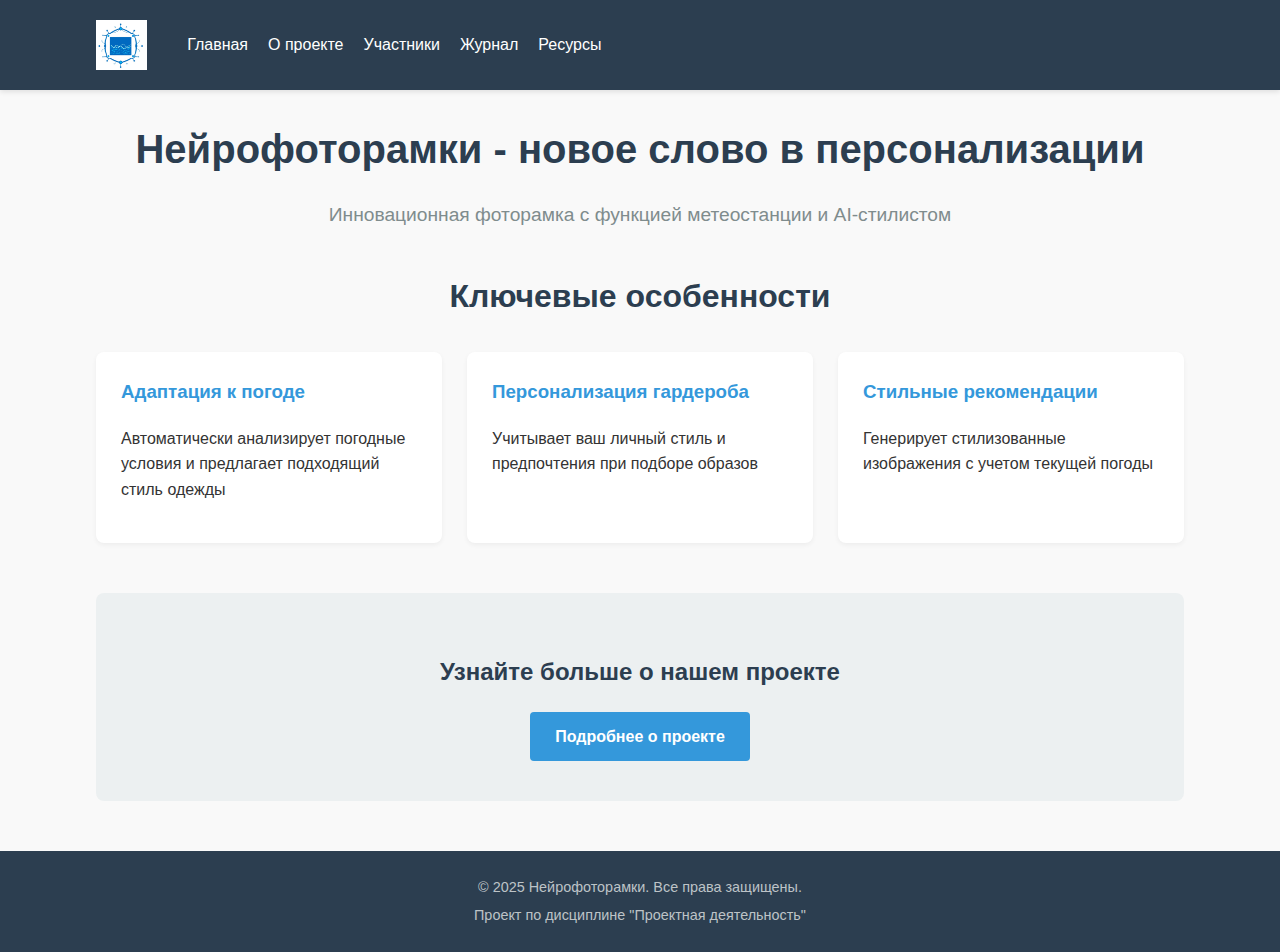
<file: site/index.html>
<!DOCTYPE html>
<html lang="ru">
<head>
    <meta charset="UTF-8">
    <meta name="viewport" content="width=device-width, initial-scale=1.0">
    <title>Нейрофоторамки - умное решение для вашего стиля</title>
    <link rel="stylesheet" href="css/style.css">
</head>
<body>
    <header>
        <div class="container">
            <img src="images/logo.png" alt="Логотип Нейрофоторамки" class="logo">
            <nav>
                <ul>
                    <li><a href="index.html">Главная</a></li>
                    <li><a href="about.html">О проекте</a></li>
                    <li><a href="team.html">Участники</a></li>
                    <li><a href="journal.html">Журнал</a></li>
                    <li><a href="resources.html">Ресурсы</a></li>
                </ul>
            </nav>
        </div>
    </header>

    <main class="container">
        <section class="hero">
            <h1>Нейрофоторамки - новое слово в персонализации</h1>
            <p>Инновационная фоторамка с функцией метеостанции и AI-стилистом</p>
                    </section>

        <section class="features">
            <h2>Ключевые особенности</h2>
            <div class="feature-grid">
                <div class="feature">
                    <h3>Адаптация к погоде</h3>
                    <p>Автоматически анализирует погодные условия и предлагает подходящий стиль одежды</p>
                </div>
                <div class="feature">
                    <h3>Персонализация гардероба</h3>
                    <p>Учитывает ваш личный стиль и предпочтения при подборе образов</p>
                </div>
                <div class="feature">
                    <h3>Стильные рекомендации</h3>
                    <p>Генерирует стилизованные изображения с учетом текущей погоды</p>
                </div>
            </div>
        </section>

        <section class="cta">
            <h2>Узнайте больше о нашем проекте</h2>
            <a href="about.html" class="button">Подробнее о проекте</a>
        </section>
    </main>

    <footer>
        <div class="container">
            <p>&copy; 2025 Нейрофоторамки. Все права защищены.</p>
            <p>Проект по дисциплине "Проектная деятельность"</p>
        </div>
    </footer>
</body>
</html>
</file>
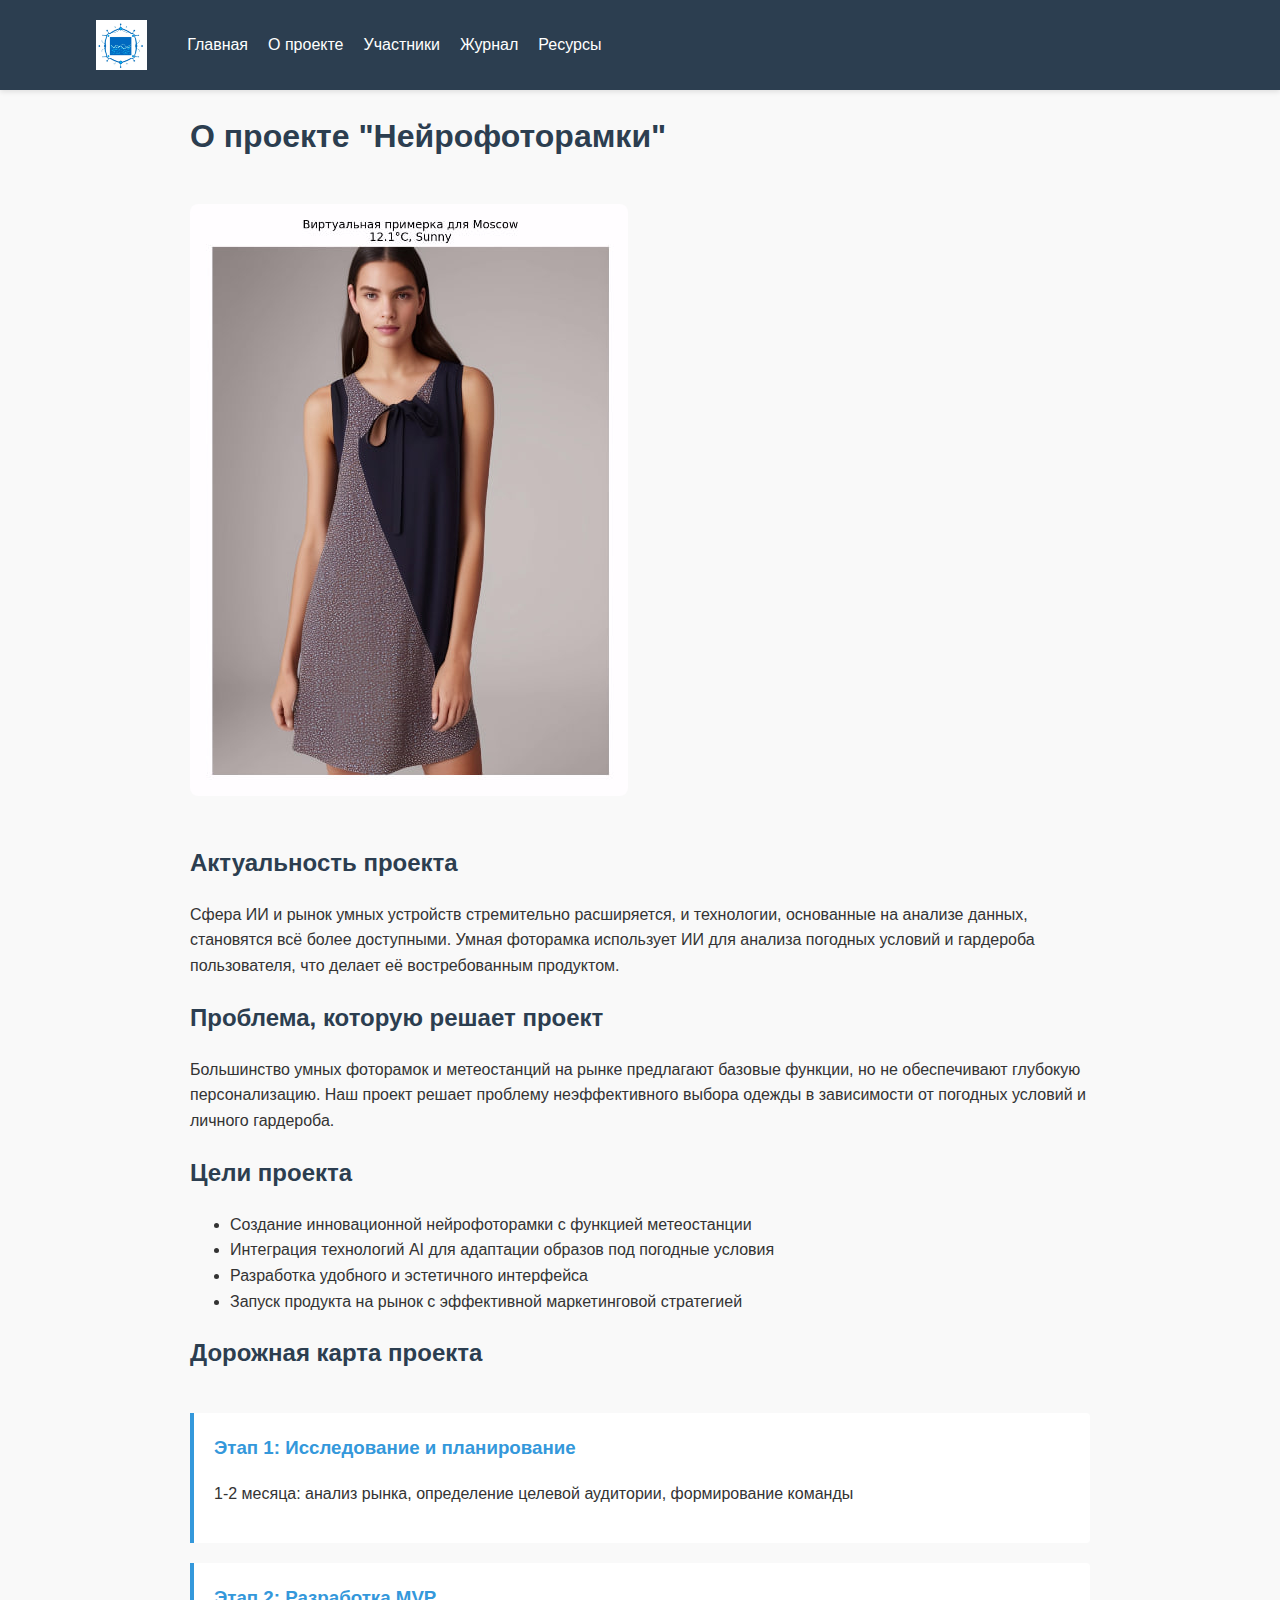
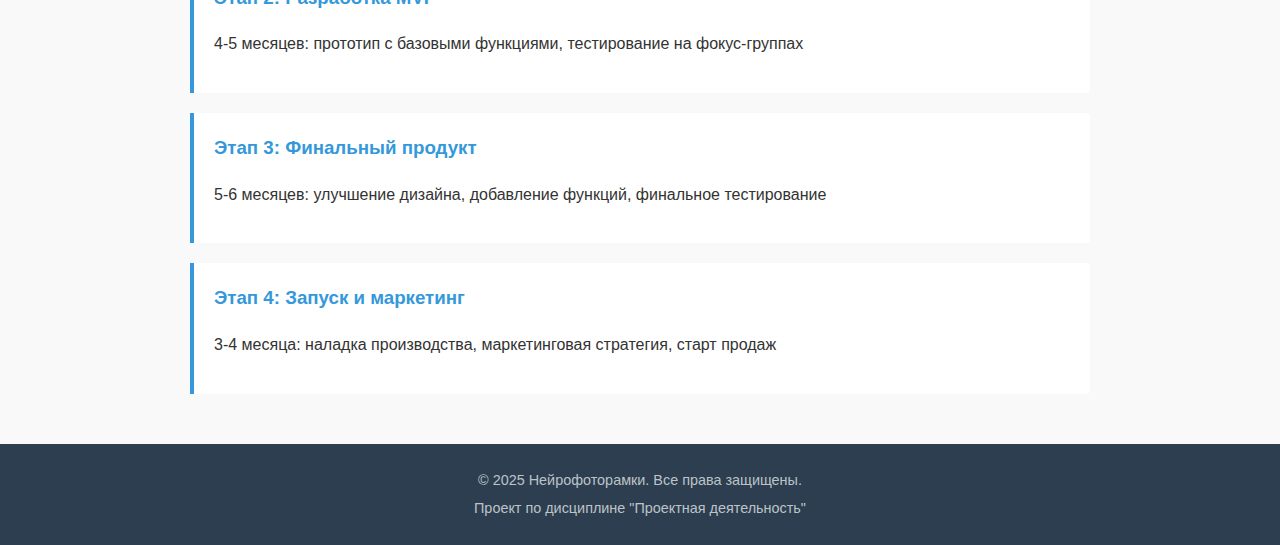
<file: site/about.html>
<!DOCTYPE html>
<html lang="ru">
<head>
    <meta charset="UTF-8">
    <meta name="viewport" content="width=device-width, initial-scale=1.0">
    <title>О проекте Нейрофоторамки</title>
    <link rel="stylesheet" href="css/style.css">
</head>
<body>
    <header>
        <div class="container">
            <img src="images/logo.png" alt="Логотип Нейрофоторамки" class="logo">
            <nav>
                <ul>
                    <li><a href="index.html">Главная</a></li>
                    <li><a href="about.html">О проекте</a></li>
                    <li><a href="team.html">Участники</a></li>
                    <li><a href="journal.html">Журнал</a></li>
                    <li><a href="resources.html">Ресурсы</a></li>
                </ul>
            </nav>
        </div>
    </header>

    <main class="container">
        <section class="project-description">
            <h1>О проекте "Нейрофоторамки"</h1>
            <img src="images/weather-style.jpg" alt="Пример адаптации стиля к погоде" class="project-image">
            
            <h2>Актуальность проекта</h2>
            <p>Сфера ИИ и рынок умных устройств стремительно расширяется, и технологии, основанные на анализе данных, становятся всё более доступными. Умная фоторамка использует ИИ для анализа погодных условий и гардероба пользователя, что делает её востребованным продуктом.</p>
            
            <h2>Проблема, которую решает проект</h2>
            <p>Большинство умных фоторамок и метеостанций на рынке предлагают базовые функции, но не обеспечивают глубокую персонализацию. Наш проект решает проблему неэффективного выбора одежды в зависимости от погодных условий и личного гардероба.</p>
            
            <h2>Цели проекта</h2>
            <ul>
                <li>Создание инновационной нейрофоторамки с функцией метеостанции</li>
                <li>Интеграция технологий AI для адаптации образов под погодные условия</li>
                <li>Разработка удобного и эстетичного интерфейса</li>
                <li>Запуск продукта на рынок с эффективной маркетинговой стратегией</li>
            </ul>
            
            <h2>Дорожная карта проекта</h2>
            <div class="roadmap">
                <div class="phase">
                    <h3>Этап 1: Исследование и планирование</h3>
                    <p>1-2 месяца: анализ рынка, определение целевой аудитории, формирование команды</p>
                </div>
                <div class="phase">
                    <h3>Этап 2: Разработка MVP</h3>
                    <p>4-5 месяцев: прототип с базовыми функциями, тестирование на фокус-группах</p>
                </div>
                <div class="phase">
                    <h3>Этап 3: Финальный продукт</h3>
                    <p>5-6 месяцев: улучшение дизайна, добавление функций, финальное тестирование</p>
                </div>
                <div class="phase">
                    <h3>Этап 4: Запуск и маркетинг</h3>
                    <p>3-4 месяца: наладка производства, маркетинговая стратегия, старт продаж</p>
                </div>
            </div>
        </section>
    </main>

    <footer>
        <div class="container">
            <p>&copy; 2025 Нейрофоторамки. Все права защищены.</p>
            <p>Проект по дисциплине "Проектная деятельность"</p>
        </div>
    </footer>
</body>
</html>
</file>
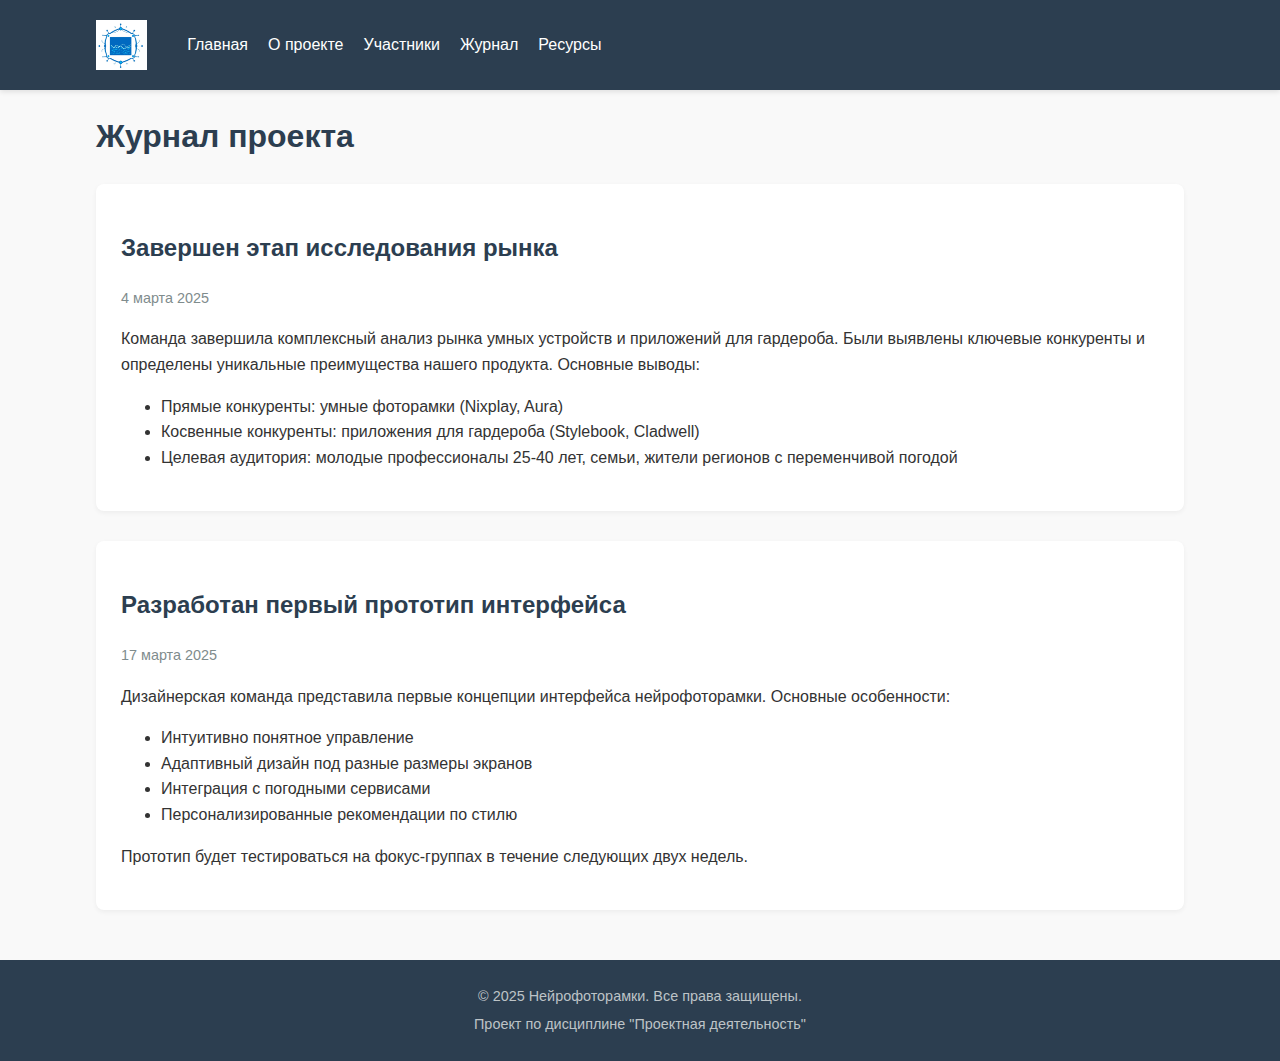
<file: site/journal.html>
<!DOCTYPE html>
<html lang="ru">
<head>
    <meta charset="UTF-8">
    <meta name="viewport" content="width=device-width, initial-scale=1.0">
    <title>Журнал проекта Нейрофоторамки</title>
    <link rel="stylesheet" href="css/style.css">
</head>
<body>
    <header>
        <div class="container">
            <img src="images/logo.png" alt="Логотип Нейрофоторамки" class="logo">
            <nav>
                <ul>
                    <li><a href="index.html">Главная</a></li>
                    <li><a href="about.html">О проекте</a></li>
                    <li><a href="team.html">Участники</a></li>
                    <li><a href="journal.html">Журнал</a></li>
                    <li><a href="resources.html">Ресурсы</a></li>
                </ul>
            </nav>
        </div>
    </header>

    <main class="container">
        <h1>Журнал проекта</h1>
        
        <article class="journal-entry">
            <h2>Завершен этап исследования рынка</h2>
            <p class="date">4 марта 2025</p>
            <p>Команда завершила комплексный анализ рынка умных устройств и приложений для гардероба. Были выявлены ключевые конкуренты и определены уникальные преимущества нашего продукта. Основные выводы:</p>
            <ul>
                <li>Прямые конкуренты: умные фоторамки (Nixplay, Aura)</li>
                <li>Косвенные конкуренты: приложения для гардероба (Stylebook, Cladwell)</li>
                <li>Целевая аудитория: молодые профессионалы 25-40 лет, семьи, жители регионов с переменчивой погодой</li>
            </ul>
        </article>
        
        <article class="journal-entry">
            <h2>Разработан первый прототип интерфейса</h2>
            <p class="date">17 марта 2025</p>
            <p>Дизайнерская команда представила первые концепции интерфейса нейрофоторамки. Основные особенности:</p>
            <ul>
                <li>Интуитивно понятное управление</li>
                <li>Адаптивный дизайн под разные размеры экранов</li>
                <li>Интеграция с погодными сервисами</li>
                <li>Персонализированные рекомендации по стилю</li>
            </ul>
            <p>Прототип будет тестироваться на фокус-группах в течение следующих двух недель.</p>
        </article>
        
     
    </main>

    <footer>
        <div class="container">
            <p>&copy; 2025 Нейрофоторамки. Все права защищены.</p>
            <p>Проект по дисциплине "Проектная деятельность"</p>
        </div>
    </footer>
</body>
</html>
</file>
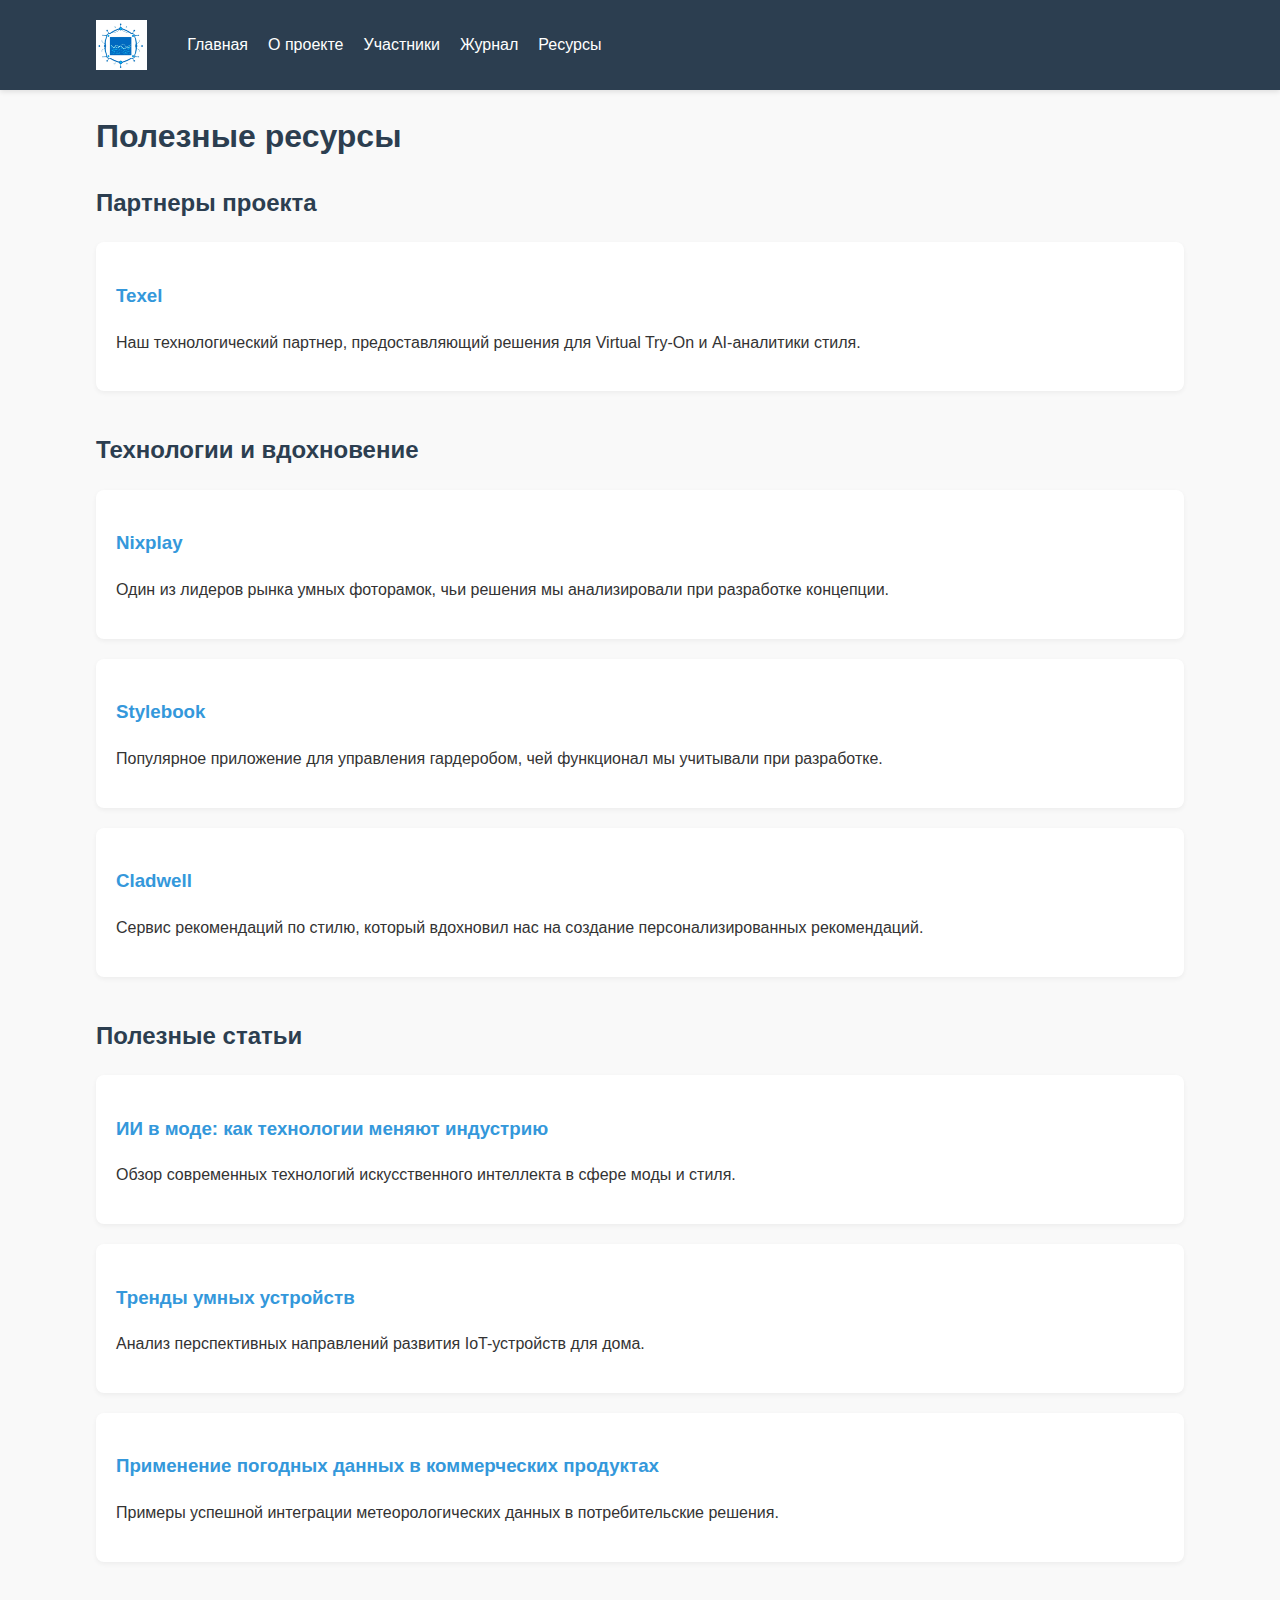
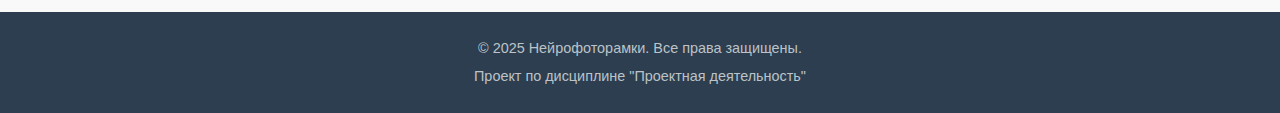
<file: site/resources.html>
<!DOCTYPE html>
<html lang="ru">
<head>
    <meta charset="UTF-8">
    <meta name="viewport" content="width=device-width, initial-scale=1.0">
    <title>Ресурсы проекта Нейрофоторамки</title>
    <link rel="stylesheet" href="css/style.css">
</head>
<body>
    <header>
        <div class="container">
            <img src="images/logo.png" alt="Логотип Нейрофоторамки" class="logo">
            <nav>
                <ul>
                    <li><a href="index.html">Главная</a></li>
                    <li><a href="about.html">О проекте</a></li>
                    <li><a href="team.html">Участники</a></li>
                    <li><a href="journal.html">Журнал</a></li>
                    <li><a href="resources.html">Ресурсы</a></li>
                </ul>
            </nav>
        </div>
    </header>

    <main class="container">
        <h1>Полезные ресурсы</h1>
        
        <section class="resources-section">
            <h2>Партнеры проекта</h2>
            <div class="resource">
                <h3><a href="https://texel.graphics/ru/" target="_blank">Texel</a></h3>
                <p>Наш технологический партнер, предоставляющий решения для Virtual Try-On и AI-аналитики стиля.</p>
            </div>
        </section>
        
        <section class="resources-section">
            <h2>Технологии и вдохновение</h2>
            <div class="resource">
                <h3><a href="https://www.nixplay.com" target="_blank">Nixplay</a></h3>
                <p>Один из лидеров рынка умных фоторамок, чьи решения мы анализировали при разработке концепции.</p>
            </div>
            <div class="resource">
                <h3><a href="https://www.stylebookapp.com" target="_blank">Stylebook</a></h3>
                <p>Популярное приложение для управления гардеробом, чей функционал мы учитывали при разработке.</p>
            </div>
            <div class="resource">
                <h3><a href="https://www.cladwell.com" target="_blank">Cladwell</a></h3>
                <p>Сервис рекомендаций по стилю, который вдохновил нас на создание персонализированных рекомендаций.</p>
            </div>
        </section>
        
        <section class="resources-section">
            <h2>Полезные статьи</h2>
            <div class="resource">
                <h3><a href="https://trends.rbc.ru/trends/industry/6720bb5d9a7947638317dce6">ИИ в моде: как технологии меняют индустрию</a></h3>
                <p>Обзор современных технологий искусственного интеллекта в сфере моды и стиля.</p>
            </div>
            <div class="resource">
                <h3><a href="https://digital-build.ru/9-glavnyh-tendenczij-i-innovaczii-v-sfere-umnyh-domov-v-2023-godu/">Тренды умных устройств</a></h3>
                <p>Анализ перспективных направлений развития IoT-устройств для дома.</p>
            </div>
            <div class="resource">
                <h3><a href="https://trends.rbc.ru/trends/innovation/cmrm/664f603a9a79470647d28eec" target="_blank">Применение погодных данных в коммерческих продуктах</a></h3>
                <p>Примеры успешной интеграции метеорологических данных в потребительские решения.</p>
            </div>
        </section>
    </main>

    <footer>
        <div class="container">
            <p>&copy; 2025 Нейрофоторамки. Все права защищены.</p>
            <p>Проект по дисциплине "Проектная деятельность"</p>
        </div>
    </footer>
</body>
</html>
</file>
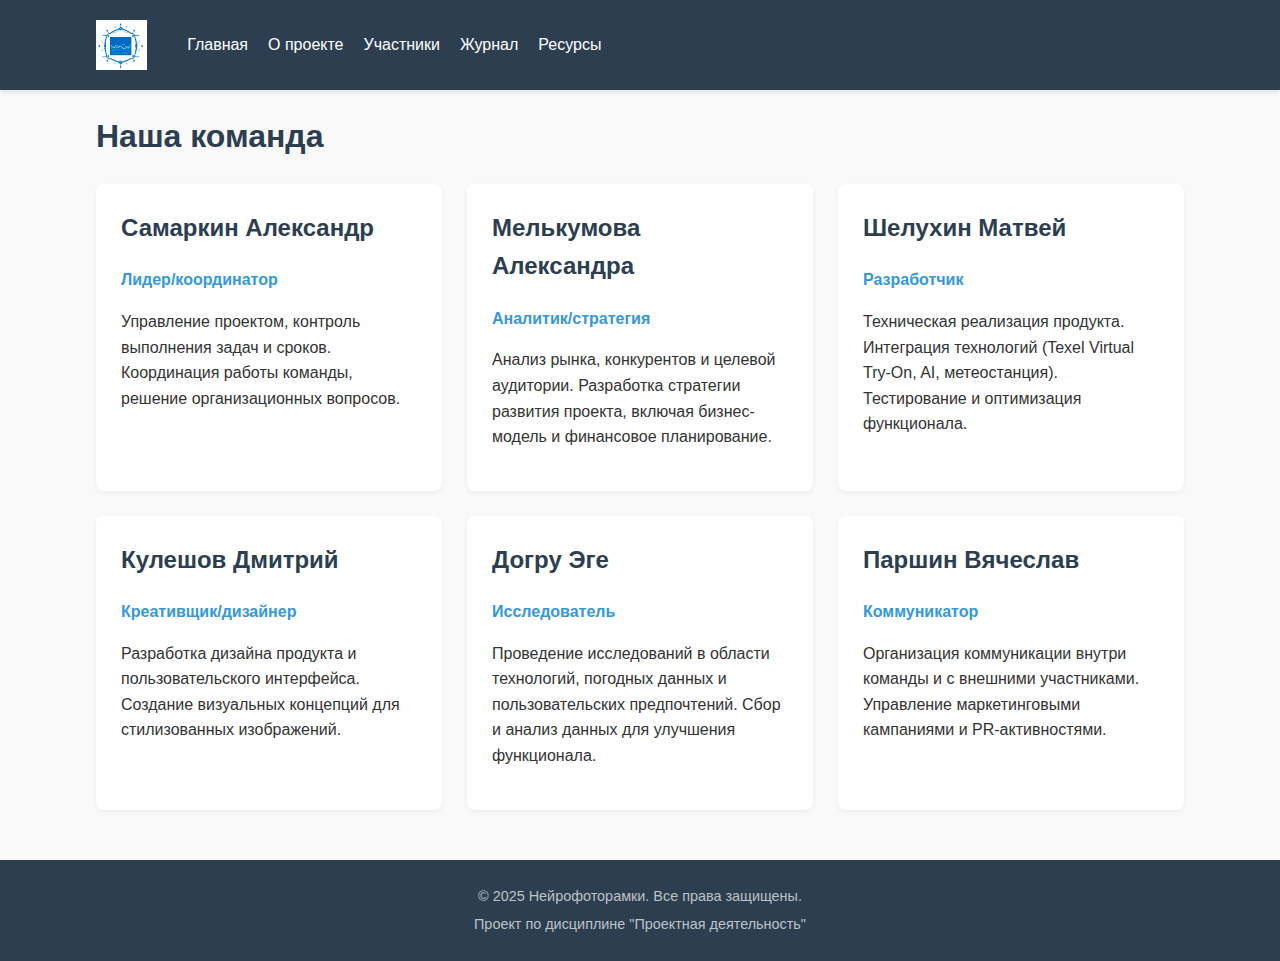
<file: site/team.html>
<!DOCTYPE html>
<html lang="ru">
<head>
    <meta charset="UTF-8">
    <meta name="viewport" content="width=device-width, initial-scale=1.0">
    <title>Участники проекта Нейрофоторамки</title>
    <link rel="stylesheet" href="css/style.css">
</head>
<body>
    <header>
        <div class="container">
            <img src="images/logo.png" alt="Логотип Нейрофоторамки" class="logo">
            <nav>
                <ul>
                    <li><a href="index.html">Главная</a></li>
                    <li><a href="about.html">О проекте</a></li>
                    <li><a href="team.html">Участники</a></li>
                    <li><a href="journal.html">Журнал</a></li>
                    <li><a href="resources.html">Ресурсы</a></li>
                </ul>
            </nav>
        </div>
    </header>

    <main class="container">
        <h1>Наша команда</h1>
        
        
        <div class="team-members">
            <div class="member">
                <h2>Самаркин Александр</h2>
                <p class="role">Лидер/координатор</p>
                <p>Управление проектом, контроль выполнения задач и сроков. Координация работы команды, решение организационных вопросов.</p>
            </div>
            
            <div class="member">
                <h2>Мелькумова Александра</h2>
                <p class="role">Аналитик/стратегия</p>
                <p>Анализ рынка, конкурентов и целевой аудитории. Разработка стратегии развития проекта, включая бизнес-модель и финансовое планирование.</p>
            </div>
            
            <div class="member">
                <h2>Шелухин Матвей</h2>
                <p class="role">Разработчик</p>
                <p>Техническая реализация продукта. Интеграция технологий (Texel Virtual Try-On, AI, метеостанция). Тестирование и оптимизация функционала.</p>
            </div>
            
            <div class="member">
                <h2>Кулешов Дмитрий</h2>
                <p class="role">Креативщик/дизайнер</p>
                <p>Разработка дизайна продукта и пользовательского интерфейса. Создание визуальных концепций для стилизованных изображений.</p>
            </div>
            
            <div class="member">
                <h2>Догру Эге</h2>
                <p class="role">Исследователь</p>
                <p>Проведение исследований в области технологий, погодных данных и пользовательских предпочтений. Сбор и анализ данных для улучшения функционала.</p>
            </div>
            
            <div class="member">
                <h2>Паршин Вячеслав</h2>
                <p class="role">Коммуникатор</p>
                <p>Организация коммуникации внутри команды и с внешними участниками. Управление маркетинговыми кампаниями и PR-активностями.</p>
            </div>
        </div>
    </main>

    <footer>
        <div class="container">
            <p>&copy; 2025 Нейрофоторамки. Все права защищены.</p>
            <p>Проект по дисциплине "Проектная деятельность"</p>
        </div>
    </footer>
</body>
</html>
</file>
<file: site/css/style.css>
/* Основные стили */
body {
    font-family: 'Arial', sans-serif;
    line-height: 1.6;
    color: #333;
    margin: 0;
    padding: 0;
    background-color: #f9f9f9;
}

.container {
    width: 85%;
    max-width: 1200px;
    margin: 0 auto;
    padding: 0 15px;
}

/* Шапка сайта */
header {
    background-color: #2c3e50;
    color: white;
    padding: 20px 0;
    box-shadow: 0 2px 5px rgba(0,0,0,0.1);
}

.logo {
    height: 50px;
    float: left;
    margin-right: 20px;
}

nav ul {
    list-style: none;
    padding: 0;
    margin: 0;
    display: flex;
    align-items: center;
    height: 50px;
}

nav ul li {
    margin-left: 20px;
}

nav ul li a {
    color: white;
    text-decoration: none;
    font-weight: 500;
    transition: color 0.3s;
}

nav ul li a:hover {
    color: #3498db;
}

/* Главный контент */
main {
    padding: 30px 0;
}

h1, h2, h3 {
    color: #2c3e50;
}

.hero {
    text-align: center;
    margin-bottom: 40px;
}

.hero h1 {
    font-size: 2.5em;
    margin-bottom: 15px;
    color: #2c3e50;
}

.hero p {
    font-size: 1.2em;
    color: #7f8c8d;
    margin-bottom: 25px;
}

.hero-image {
    max-width: 100%;
    height: auto;
    border-radius: 8px;
    box-shadow: 0 4px 8px rgba(0,0,0,0.1);
}

/* Особенности проекта */
.features {
    margin-bottom: 50px;
}

.features h2 {
    text-align: center;
    margin-bottom: 30px;
    font-size: 2em;
}

.feature-grid {
    display: grid;
    grid-template-columns: repeat(auto-fit, minmax(300px, 1fr));
    gap: 25px;
}

.feature {
    background: white;
    padding: 25px;
    border-radius: 8px;
    box-shadow: 0 2px 5px rgba(0,0,0,0.05);
    transition: transform 0.3s, box-shadow 0.3s;
}

.feature:hover {
    transform: translateY(-5px);
    box-shadow: 0 5px 15px rgba(0,0,0,0.1);
}

.feature h3 {
    color: #3498db;
    margin-top: 0;
}

/* Кнопки */
.button {
    display: inline-block;
    background-color: #3498db;
    color: white;
    padding: 12px 25px;
    border-radius: 4px;
    text-decoration: none;
    font-weight: bold;
    transition: background-color 0.3s;
}

.button:hover {
    background-color: #2980b9;
}

.cta {
    text-align: center;
    padding: 40px 0;
    background-color: #ecf0f1;
    border-radius: 8px;
    margin-bottom: 40px;
}

.cta h2 {
    margin-bottom: 20px;
}

/* Страница "О проекте" */
.project-description {
    max-width: 900px;
    margin: 0 auto;
}

.project-image {
    max-width: 100%;
    height: auto;
    margin: 20px 0;
    border-radius: 8px;
}

.roadmap {
    margin: 40px 0;
}

.phase {
    background: white;
    padding: 20px;
    margin-bottom: 20px;
    border-left: 4px solid #3498db;
    border-radius: 0 4px 4px 0;
}

.phase h3 {
    margin-top: 0;
    color: #3498db;
}

/* Страница "Участники" */
.team-photo {
    width: 100%;
    max-height: 400px;
    object-fit: cover;
    border-radius: 8px;
    margin-bottom: 30px;
}

.team-members {
    display: grid;
    grid-template-columns: repeat(auto-fit, minmax(300px, 1fr));
    gap: 25px;
}

.member {
    background: white;
    padding: 25px;
    border-radius: 8px;
    box-shadow: 0 2px 5px rgba(0,0,0,0.05);
}

.member h2 {
    margin-top: 0;
    color: #2c3e50;
}

.role {
    font-weight: bold;
    color: #3498db;
    margin-bottom: 15px;
}

/* Журнал проекта */
.journal-entry {
    background: white;
    padding: 25px;
    margin-bottom: 30px;
    border-radius: 8px;
    box-shadow: 0 2px 5px rgba(0,0,0,0.05);
}

.date {
    color: #7f8c8d;
    font-size: 0.9em;
    margin-bottom: 15px;
}

/* Ресурсы */
.resources-section {
    margin-bottom: 40px;
}

.resource {
    background: white;
    padding: 20px;
    margin-bottom: 20px;
    border-radius: 8px;
    box-shadow: 0 2px 5px rgba(0,0,0,0.05);
}

.resource h3 a {
    color: #3498db;
    text-decoration: none;
}

.resource h3 a:hover {
    text-decoration: underline;
}

/* Подвал */
footer {
    background-color: #2c3e50;
    color: white;
    padding: 20px 0;
    text-align: center;
    margin-top: 50px;
}

footer p {
    margin: 5px 0;
    color: #bdc3c7;
    font-size: 0.9em;
}

/* Адаптивность */
@media (max-width: 768px) {
    .container {
        width: 95%;
    }
    
    nav ul {
        flex-direction: column;
        align-items: flex-start;
        height: auto;
    }
    
    nav ul li {
        margin: 10px 0;
    }
    
    .logo {
        float: none;
        margin-bottom: 15px;
    }
    
    .hero h1 {
        font-size: 2em;
    }
}
</file>
